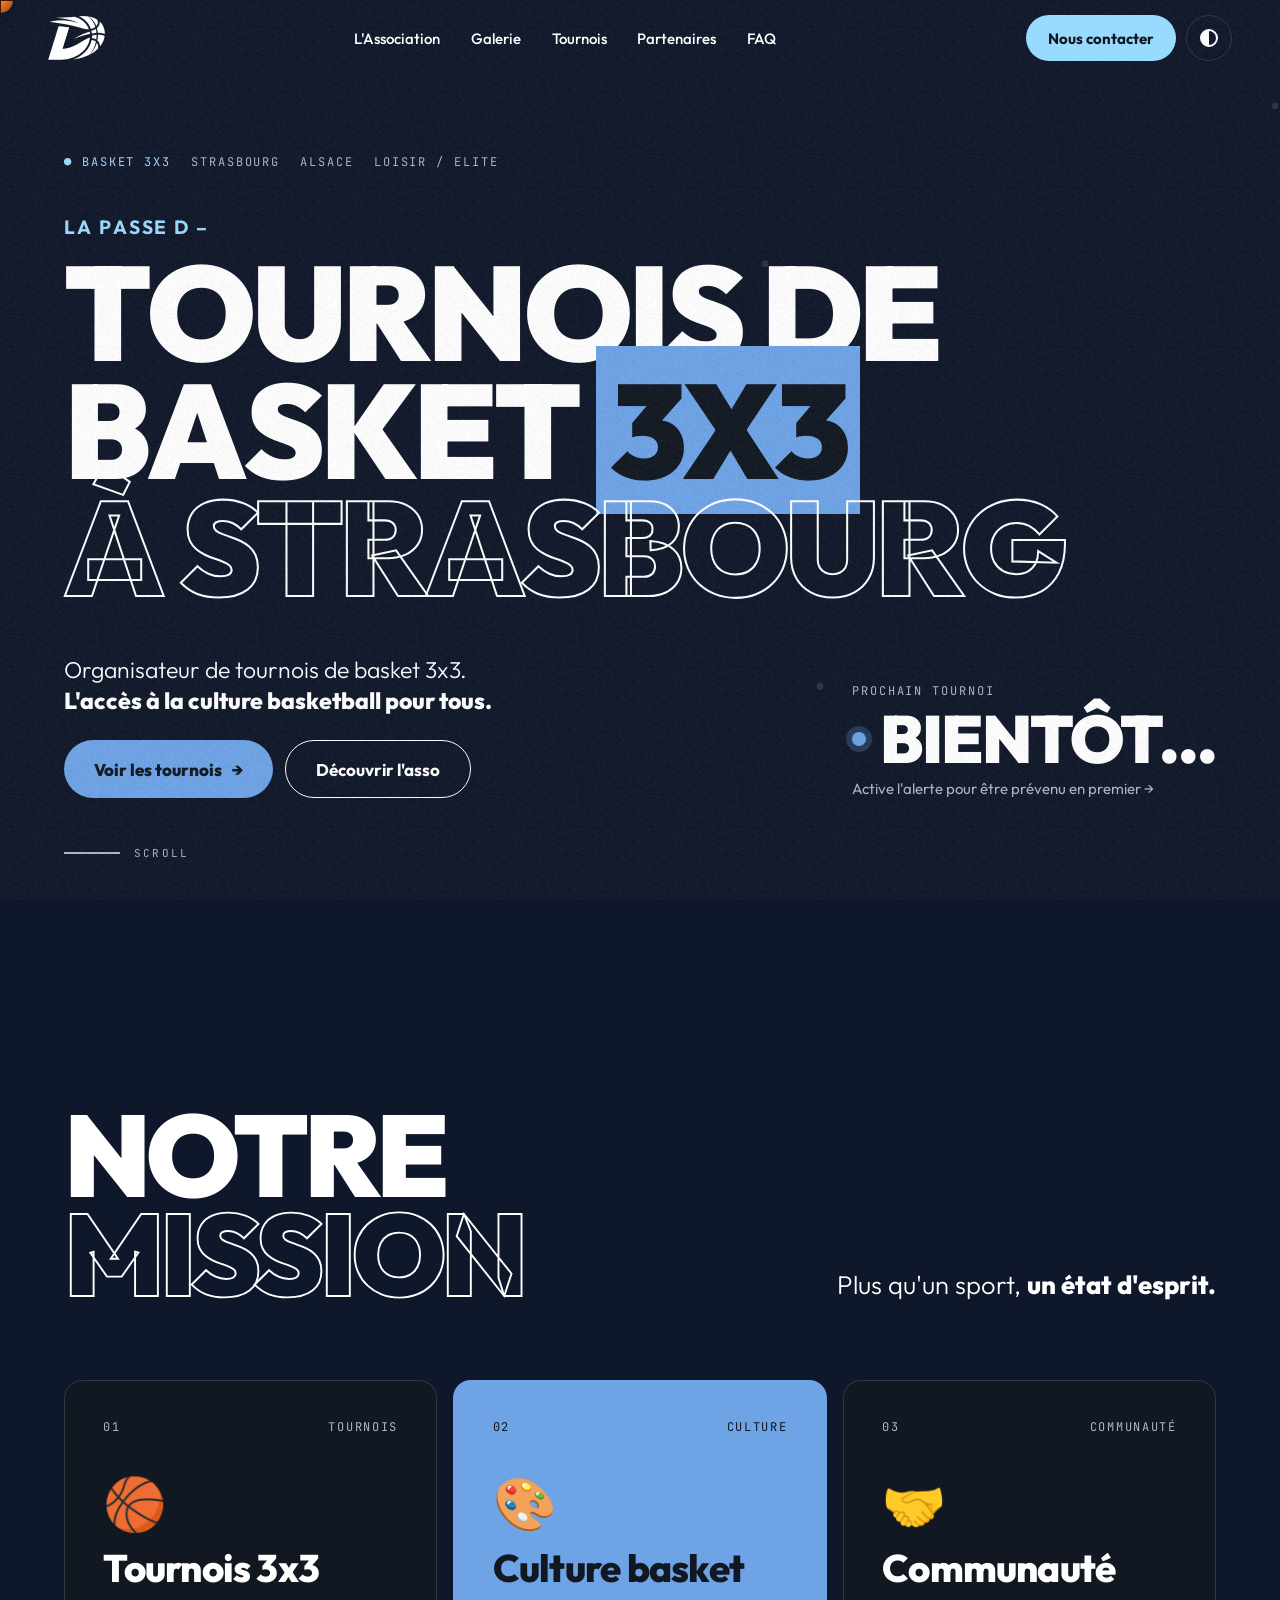
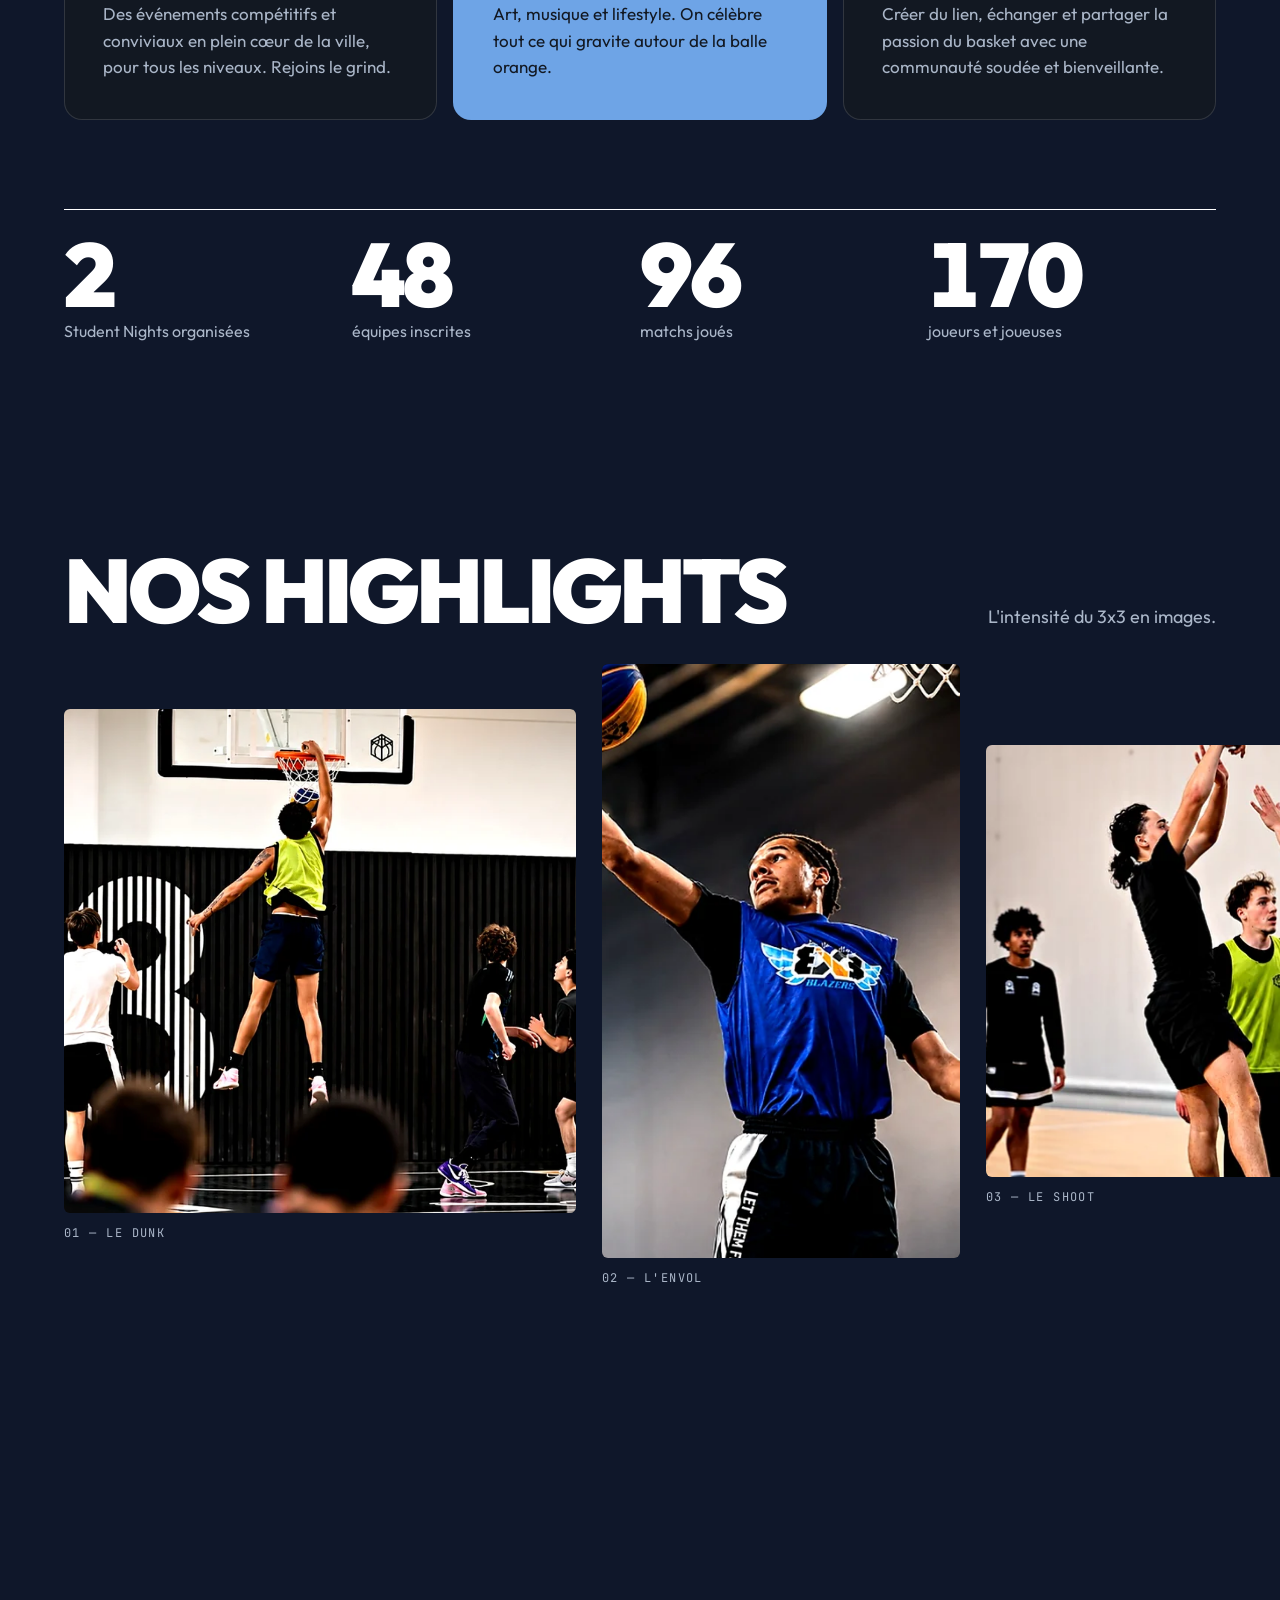
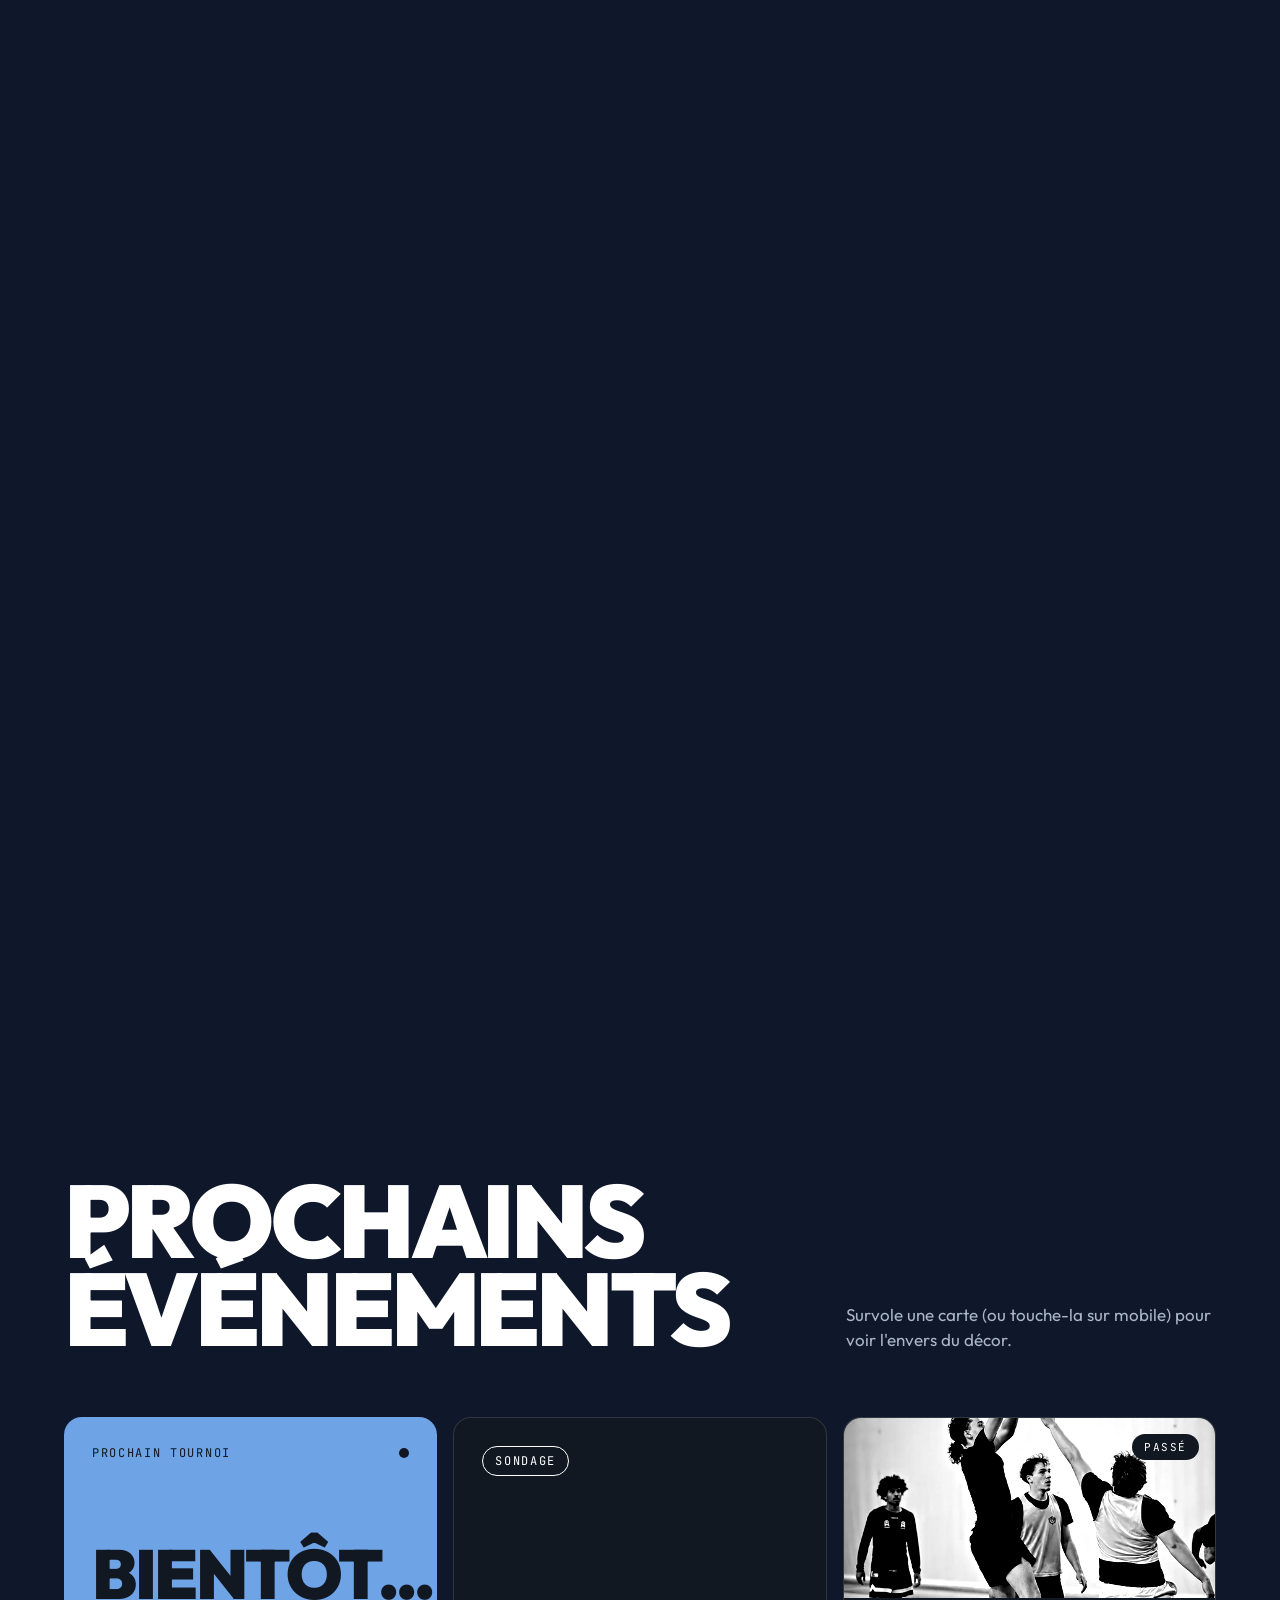
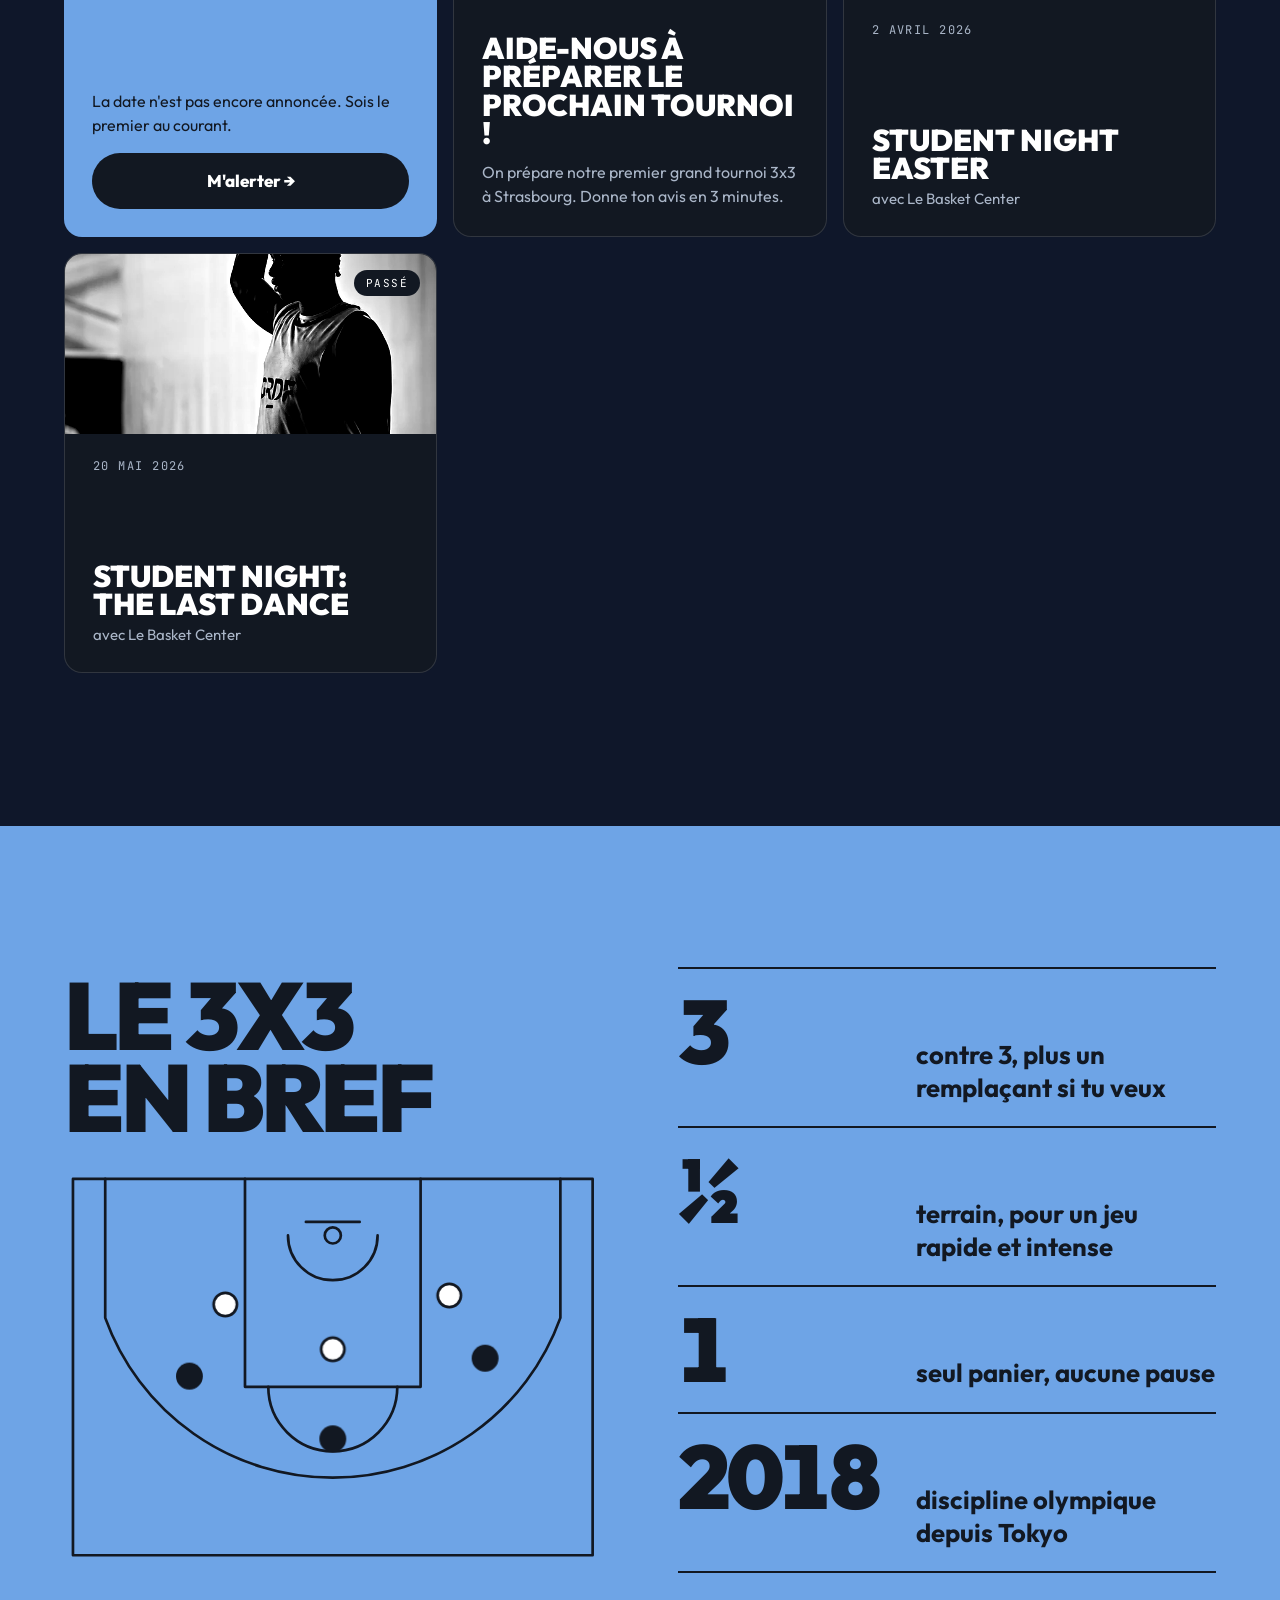
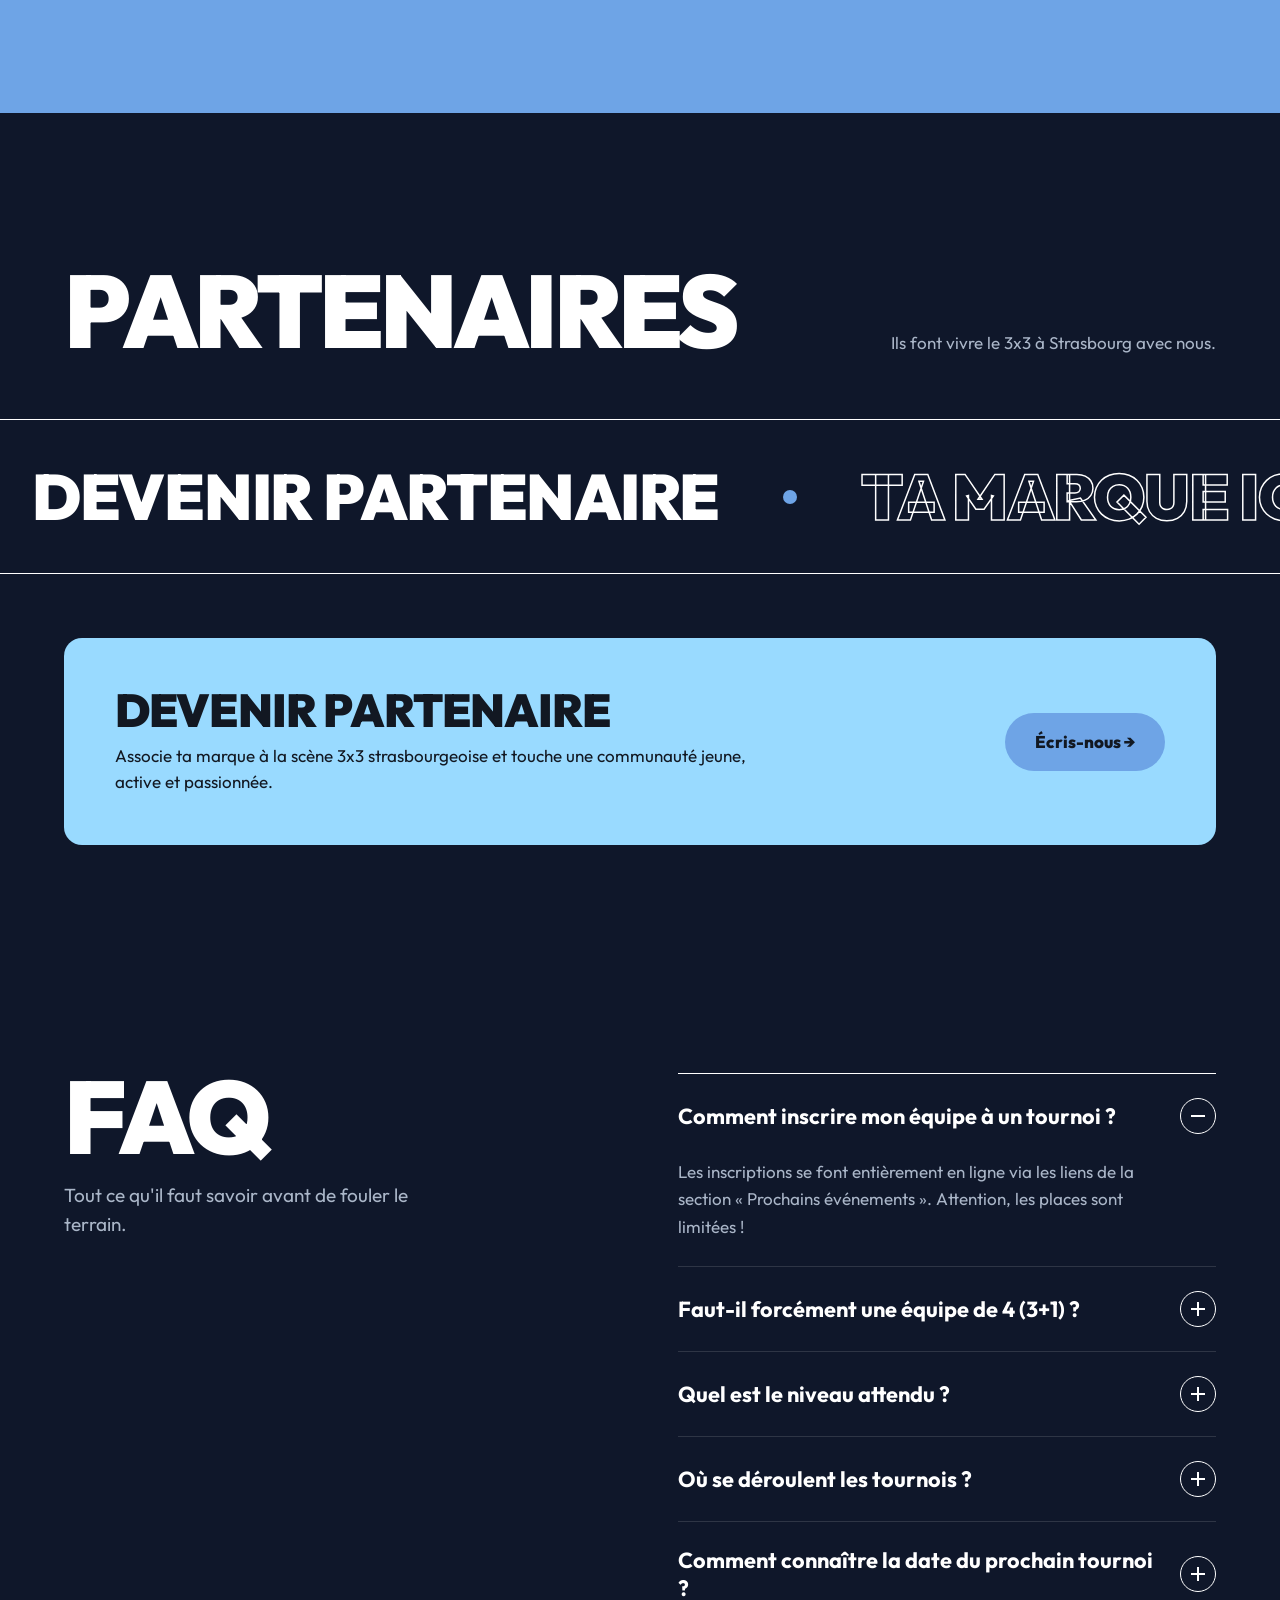
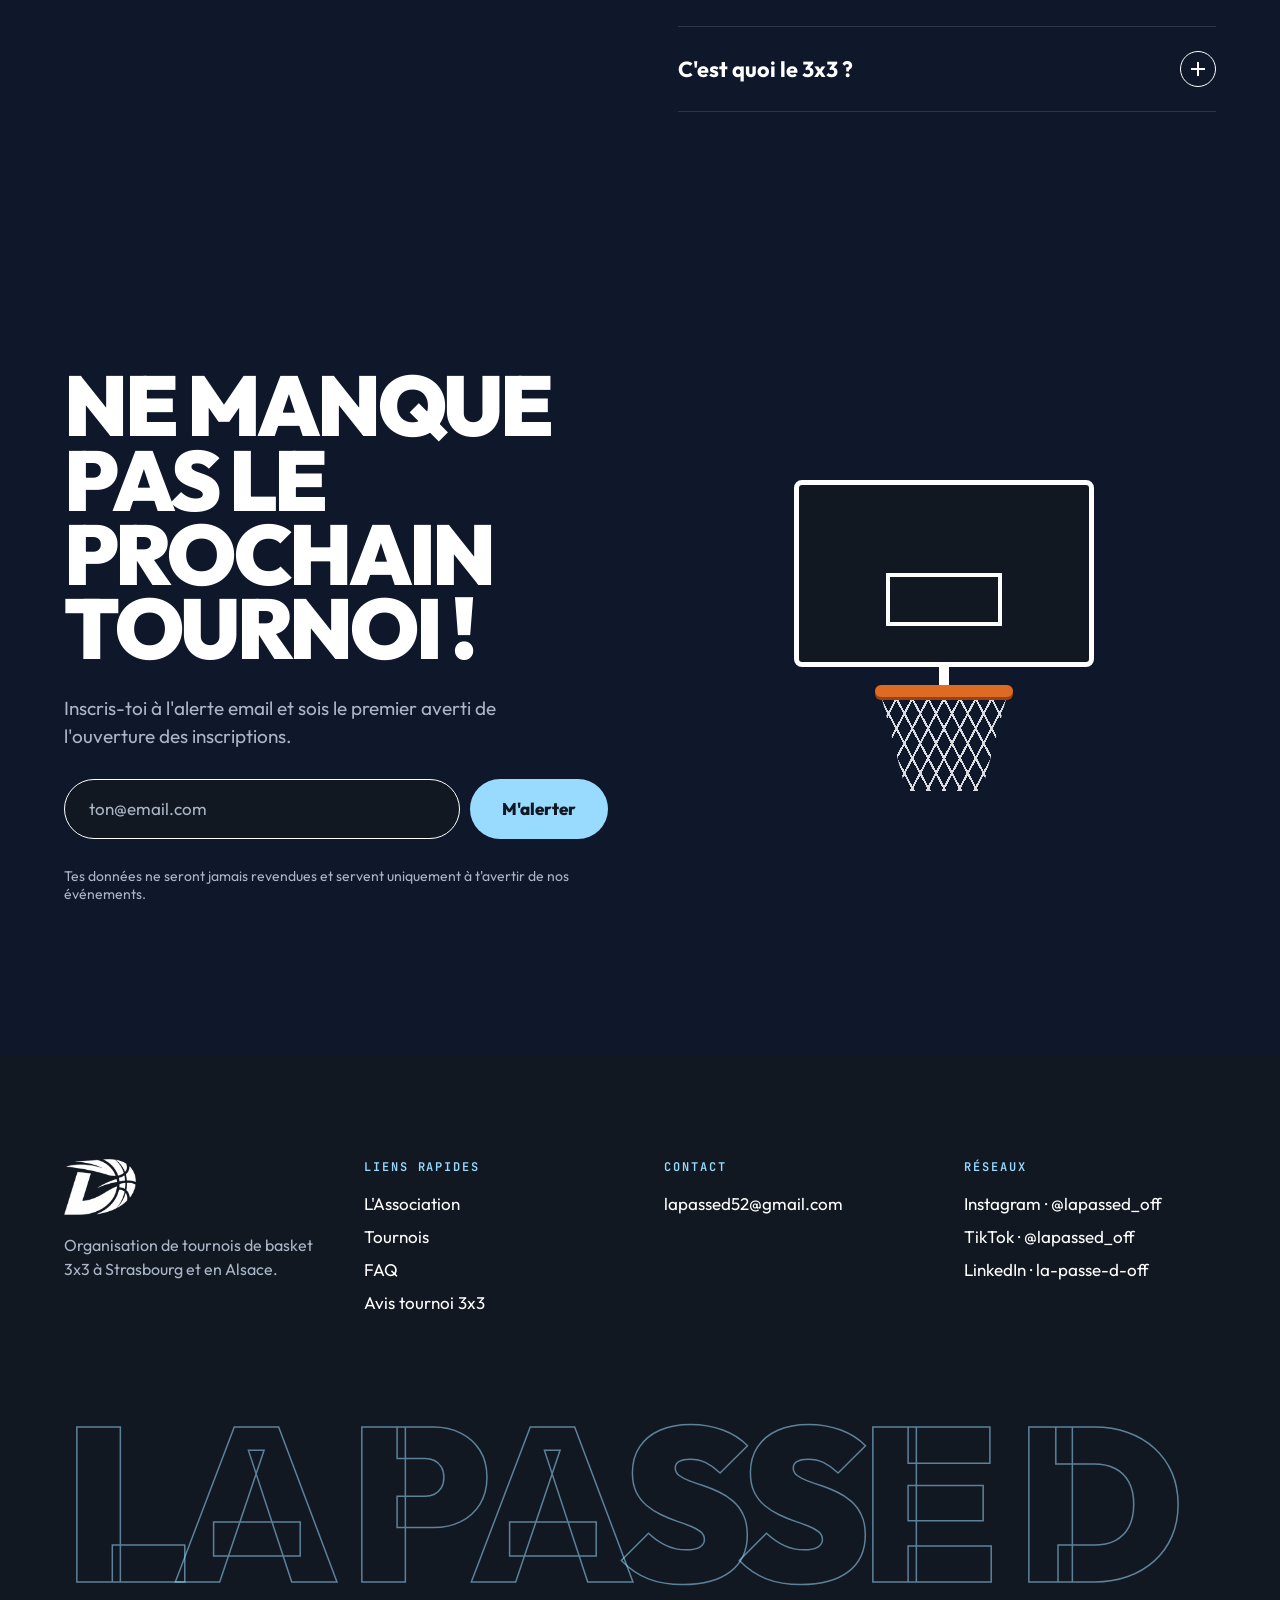
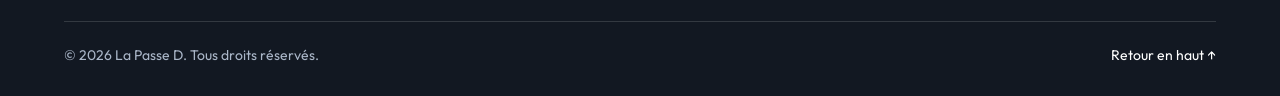
<file: index.html>
<!DOCTYPE html>
<html lang="fr" data-theme="dark">
<head>
<meta charset="utf-8">
<meta name="viewport" content="width=device-width, initial-scale=1">
<script>
  (function () {
    var d = document.documentElement, t = null;
    try { t = localStorage.getItem('lpd-theme'); } catch (e) {}
    d.dataset.theme = t === 'light' || t === 'dark' ? t : 'dark';
    if (window.matchMedia && matchMedia('(prefers-reduced-motion: reduce)').matches) d.classList.add('rm');
    d.classList.add('js');
  })();
</script>
<title>La Passe D – Tournois de basket 3x3 à Strasbourg et en Alsace</title>
<meta name="description" content="La Passe D organise des tournois de basket 3x3 à Strasbourg et en Alsace, ouverts à tous les niveaux (Loisir / Elite). L'accès à la culture basketball pour tous.">
<meta name="theme-color" content="#121822">
<link rel="canonical" href="https://lapassed.fr/">
<meta property="og:type" content="website">
<meta property="og:site_name" content="La Passe D">
<meta property="og:title" content="La Passe D – Tournois de basket 3x3 à Strasbourg et en Alsace">
<meta property="og:description" content="Tournois de basket 3x3 à Strasbourg, ouverts à tous les niveaux. Plus qu'un sport, un état d'esprit.">
<meta property="og:url" content="https://lapassed.fr/">
<meta property="og:image" content="https://lapassed.fr/assets/images/gallery-1.jpg">
<meta property="og:locale" content="fr_FR">
<meta name="twitter:card" content="summary_large_image">
<link rel="icon" type="image/png" href="assets/images/favicon.png">
<link rel="apple-touch-icon" href="assets/images/apple-touch-icon.png">
<link rel="preconnect" href="https://fonts.googleapis.com">
<link rel="preconnect" href="https://fonts.gstatic.com" crossorigin>
<link rel="preload" as="style" href="https://fonts.googleapis.com/css2?family=Outfit:wght@300;400;500;600;700;800;900&family=JetBrains+Mono:wght@400;600&display=swap">
<link rel="stylesheet" href="https://fonts.googleapis.com/css2?family=Outfit:wght@300;400;500;600;700;800;900&family=JetBrains+Mono:wght@400;600&display=swap">
<link rel="stylesheet" href="styles.css?v=202610111455">
<script type="application/ld+json">{"@context":"https://schema.org","@type":"SportsOrganization","name":"La Passe D","alternateName":"LaPasseD","url":"https://lapassed.fr/","logo":"https://lapassed.fr/assets/images/Logo%20v3.PNG","email":"lapassed52@gmail.com","sport":"Basketball 3x3","description":"Association organisatrice de tournois de basket 3x3 à Strasbourg et en Alsace, ouverts à tous les niveaux.","areaServed":[{"@type":"City","name":"Strasbourg"},{"@type":"AdministrativeArea","name":"Alsace"}],"sameAs":["https://www.instagram.com/lapassed_off","https://www.tiktok.com/@lapassed_off","https://www.linkedin.com/company/la-passe-d-off"]}</script>
<script type="application/ld+json">{"@context":"https://schema.org","@type":"FAQPage","mainEntity":[{"@type":"Question","name":"Comment inscrire mon équipe à un tournoi ?","acceptedAnswer":{"@type":"Answer","text":"Les inscriptions se font entièrement en ligne via les liens de la section « Prochains événements ». Attention, les places sont limitées !"}},{"@type":"Question","name":"Faut-il forcément une équipe de 4 (3+1) ?","acceptedAnswer":{"@type":"Answer","text":"Non, tu peux venir à 3. Mais en cas de blessure, ton équipe devra finir le tournoi à 2 ou déclarer forfait. Un remplaçant, c'est plus sûr."}},{"@type":"Question","name":"Quel est le niveau attendu ?","acceptedAnswer":{"@type":"Answer","text":"Tous les passionnés sont les bienvenus, du pur amateur au joueur confirmé. Nos tournois sont découpés en catégories Loisir et Elite pour que chaque match soit équilibré."}},{"@type":"Question","name":"Où se déroulent les tournois ?","acceptedAnswer":{"@type":"Answer","text":"À Strasbourg et en Alsace. Le lieu exact est indiqué sur chaque événement."}},{"@type":"Question","name":"Comment connaître la date du prochain tournoi ?","acceptedAnswer":{"@type":"Answer","text":"Active l'alerte email en bas de page et suis-nous sur Instagram et TikTok (@lapassed_off). Le compte à rebours apparaît en haut du site dès qu'une date est fixée."}},{"@type":"Question","name":"C'est quoi le 3x3 ?","acceptedAnswer":{"@type":"Answer","text":"Du basket à 3 contre 3 sur un demi-terrain, avec un seul panier. Rapide, intense et spectaculaire, c'est une discipline olympique depuis les Jeux de Tokyo en 2021."}}]}</script>
<script src="main.js?v=202610111455" defer></script>
</head>
<body>

<!-- Demi-terrain tracé à la craie (fond) -->
<svg class="bg-court" data-bgcourt aria-hidden="true" viewBox="0 0 600 440" preserveAspectRatio="xMidYMin meet" fill="none" stroke="var(--chalk)" stroke-width="2.6" stroke-linecap="round" stroke-linejoin="round">
  <path pathLength="1" d="M10 10 H590 V430 H10 Z"/>
  <path pathLength="1" d="M202 10 V242 H398 V10"/>
  <path pathLength="1" d="M228 242 A72 72 0 0 0 372 242"/>
  <path pathLength="1" d="M46 10 V165 A270 270 0 0 0 554 165 V10"/>
  <path pathLength="1" d="M250 73 A50 50 0 0 0 350 73"/>
  <path pathLength="1" d="M270 58 H330"/>
  <path pathLength="1" d="M291 73 a9 9 0 1 0 18 0 a9 9 0 1 0 -18 0"/>
</svg>

<!-- Ballon (fil rouge) -->
<div class="ball" data-ball aria-hidden="true">
  <div class="ball-intro" data-ball-intro>
    <div class="ball-body">
      <div class="ball-spin" data-ball-spin>
        <i class="seam seam-v"></i><i class="seam seam-h"></i><i class="seam seam-l"></i><i class="seam seam-r"></i>
      </div>
      <div class="ball-shade"></div>
    </div>
  </div>
</div>

<!-- Grain -->
<div class="grain" aria-hidden="true"></div>

<!-- Curseur ballon -->
<div class="cursor" data-cursor aria-hidden="true"><div class="cursor-in" data-cursor-in><i></i><i></i></div></div>

<header class="nav" data-nav>
  <div class="nav-in">
    <a href="#accueil" class="nav-logo" aria-label="La Passe D, retour en haut">
      <img class="logo-light" src="assets/images/logo.png" alt="La Passe D" width="176" height="176">
      <img class="logo-dark" src="assets/images/logo-blanc.png" alt="La Passe D" width="226" height="176">
    </a>
    <nav class="nav-links" aria-label="Navigation principale">
      <a href="#association">L'Association</a>
      <a href="#galerie">Galerie</a>
      <a href="#tournois">Tournois</a>
      <a href="#partenaires">Partenaires</a>
      <a href="#faq">FAQ</a>
    </nav>
    <div class="nav-actions">
      <a href="#contact" class="btn btn-strong nav-cta" data-magnetic>Nous contacter</a>
      <button type="button" class="icon-btn theme-btn" data-theme-toggle data-magnetic aria-label="Passer en mode clair"><span class="theme-ico"></span></button>
      <button type="button" class="icon-btn burger" data-menu-open aria-label="Ouvrir le menu" aria-expanded="false" aria-controls="menu"><span></span><span></span></button>
    </div>
  </div>
</header>

<div class="menu" id="menu" data-menu hidden>
  <div class="menu-top">
    <img src="assets/images/logo-blanc.png" alt="La Passe D" width="226" height="176">
    <button type="button" class="menu-close" data-menu-close aria-label="Fermer le menu">×</button>
  </div>
  <nav class="menu-links" aria-label="Navigation mobile">
    <a href="#association">L'Association</a>
    <a href="#galerie">Galerie</a>
    <a href="#tournois">Tournois</a>
    <a href="#partenaires">Partenaires</a>
    <a href="#faq">FAQ</a>
  </nav>
  <a href="#contact" class="menu-cta">Nous contacter</a>
</div>

<main>
  <!-- 1. Hero -->
  <section id="accueil" class="hero wrap">
    <div class="hero-inner" data-hero-inner>
      <div class="hero-tags mono" data-intro>
        <span class="accent">● Basket 3x3</span><span>Strasbourg</span><span>Alsace</span><span>Loisir / Elite</span>
      </div>
      <h1 class="hero-title" data-split>
        <span class="hero-kicker">La Passe D –</span>
        <span class="hero-l1">Tournois de basket <span class="hl">3x3</span></span>
        <span class="hero-l2 outline">à Strasbourg</span>
      </h1>
      <div class="hero-row">
        <div class="hero-lead" data-intro>
          <p>Organisateur de tournois de basket 3x3. <strong>L'accès à la culture basketball pour tous.</strong></p>
          <div class="btn-row">
            <a href="#tournois" class="btn btn-lg btn-blue" data-magnetic>Voir les tournois <span aria-hidden="true">→</span></a>
            <a href="#association" class="btn btn-lg btn-ghost" data-magnetic>Découvrir l'asso</a>
          </div>
        </div>
        <a href="#alerte" class="hero-next" data-next-soon data-intro>
          <span class="mono muted">Prochain tournoi</span>
          <span class="hero-soon"><span class="pulse"></span>Bientôt...</span>
          <span class="hero-soon-sub">Active l'alerte pour être prévenu en premier →</span>
        </a>
        <div class="hero-next" data-next-dated hidden>
          <div class="mono muted">Le prochain tournoi commence dans</div>
          <div class="countdown" data-countdown role="timer" aria-live="off"></div>
        </div>
      </div>
      <div class="hero-scroll mono" aria-hidden="true"><span></span>Scroll</div>
    </div>
  </section>

  <!-- 2. Mission -->
  <section id="association" class="mission wrap" data-sec="mission">
    <div class="sec-head">
      <h2 class="h2 h2-xl" data-reveal="up">Notre<br><span class="outline">mission</span></h2>
      <p class="sec-lead" data-reveal="up" data-delay="120">Plus qu'un sport, <strong>un état d'esprit.</strong></p>
    </div>
    <div class="pillars">
      <article class="pillar" data-reveal="up">
        <div class="pillar-top mono"><span>01</span><span>TOURNOIS</span></div>
        <div class="pillar-body">
          <span class="pillar-emoji" aria-hidden="true">🏀</span>
          <h3>Tournois 3x3</h3>
          <p>Des événements compétitifs et conviviaux en plein cœur de la ville, pour tous les niveaux. Rejoins le grind.</p>
        </div>
      </article>
      <article class="pillar pillar-blue" data-reveal="up" data-delay="120">
        <div class="pillar-top mono"><span>02</span><span>CULTURE</span></div>
        <div class="pillar-body">
          <span class="pillar-emoji" aria-hidden="true">🎨</span>
          <h3>Culture basket</h3>
          <p>Art, musique et lifestyle. On célèbre tout ce qui gravite autour de la balle orange.</p>
        </div>
      </article>
      <article class="pillar" data-reveal="up" data-delay="240">
        <div class="pillar-top mono"><span>03</span><span>COMMUNAUTÉ</span></div>
        <div class="pillar-body">
          <span class="pillar-emoji" aria-hidden="true">🤝</span>
          <h3>Communauté</h3>
          <p>Créer du lien, échanger et partager la passion du basket avec une communauté soudée et bienveillante.</p>
        </div>
      </article>
    </div>
    <!-- ⚠ Valeurs provisoires : remplacer par les vrais chiffres (texte + data-count) -->
    <div class="stats">
      <div class="stat" data-reveal="up"><span class="stat-n" data-count="2">2</span><span class="stat-l">Student Nights organisées</span></div>
      <div class="stat" data-reveal="up" data-delay="100"><span class="stat-n" data-count="48">48</span><span class="stat-l">équipes inscrites</span></div>
      <div class="stat" data-reveal="up" data-delay="200"><span class="stat-n" data-count="96">96</span><span class="stat-l">matchs joués</span></div>
      <div class="stat" data-reveal="up" data-delay="300"><span class="stat-n" data-count="170">170</span><span class="stat-l">joueurs et joueuses</span></div>
    </div>
  </section>

  <!-- 3. Highlights -->
  <section id="galerie" class="gallery" data-gallery>
    <div class="gallery-pin">
      <div class="gallery-head wrap">
        <h2 class="h2 h2-gal">Nos highlights</h2>
        <p>L'intensité du 3x3 en images.</p>
      </div>
      <div class="track" data-track>
        <figure class="shot">
          <div class="shot-frame s1" data-zoom data-reveal="mask">
            <picture>
              <source type="image/webp" srcset="assets/images/gallery-1-600.webp 600w, assets/images/gallery-1-1200.webp 1200w, assets/images/gallery-1-2048.webp 2048w" sizes="(max-width: 700px) 90vw, 55vw">
              <img src="assets/images/gallery-1-hd.jpg" alt="Dunk spectaculaire en plein match lors d'un tournoi de basket 3x3 La Passe D" loading="lazy" decoding="async" width="2048" height="1362">
            </picture>
          </div>
          <figcaption class="mono">01 — LE DUNK</figcaption>
        </figure>
        <figure class="shot">
          <div class="shot-frame s2" data-zoom data-reveal="mask">
            <picture>
              <source type="image/webp" srcset="assets/images/gallery-2-600.webp 600w, assets/images/gallery-2-1200.webp 1200w, assets/images/gallery-2-2048.webp 2048w" sizes="(max-width: 700px) 110vh, 100vh">
              <img src="assets/images/gallery-2-hd.jpg" alt="Joueur s'envolant vers le panier avec ballon en main" loading="lazy" decoding="async" width="2048" height="1362">
            </picture>
          </div>
          <figcaption class="mono">02 — L'ENVOL</figcaption>
        </figure>
        <figure class="shot">
          <div class="shot-frame s3" data-zoom data-reveal="mask">
            <picture>
              <source type="image/webp" srcset="assets/images/gallery-3-600.webp 600w, assets/images/gallery-3-1200.webp 1200w, assets/images/gallery-3-1362.webp 1362w" sizes="(max-width: 700px) 320px, 45vw">
              <img src="assets/images/gallery-3-hd.jpg" alt="Tir en suspension décisif au-dessus de la défense adverse" loading="lazy" decoding="async" width="1362" height="2048">
            </picture>
          </div>
          <figcaption class="mono">03 — LE SHOOT</figcaption>
        </figure>
        <figure class="shot">
          <div class="shot-frame s4" data-zoom data-reveal="mask">
            <picture>
              <source type="image/webp" srcset="assets/images/gallery-4-600.webp 600w, assets/images/gallery-4-1200.webp 1200w, assets/images/gallery-4-2048.webp 2048w" sizes="(max-width: 700px) 100vh, 95vh">
              <img src="assets/images/gallery-4-hd.jpg" alt="Célébration chaleureuse et sourires entre coéquipiers sur le terrain" loading="lazy" decoding="async" width="2048" height="1362">
            </picture>
          </div>
          <figcaption class="mono">04 — LA TEAM</figcaption>
        </figure>
        <figure class="shot">
          <div class="shot-frame s1" data-zoom data-reveal="mask">
            <picture>
              <source type="image/webp" srcset="assets/images/gallery-5-600.webp 600w, assets/images/gallery-5-1200.webp 1200w, assets/images/gallery-5-1362.webp 1362w" sizes="(max-width: 700px) 320px, 45vw">
              <img src="assets/images/gallery-5-hd.jpg" alt="Joueur de basket 3x3 posant avec le ballon de streetball" loading="lazy" decoding="async" width="1362" height="2048">
            </picture>
          </div>
          <figcaption class="mono">05 — STREETBALL</figcaption>
        </figure>
      </div>
    </div>
  </section>

  <!-- 4. Événements -->
  <section id="tournois" class="events wrap" data-sec="events">
    <div class="sec-head">
      <h2 class="h2 h2-lg" data-reveal="up">Prochains<br>événements</h2>
      <p class="sec-note" data-reveal="up" data-delay="120">Survole une carte (ou touche-la sur mobile) pour voir l'envers du décor.</p>
    </div>
    <div class="cards">
      <div class="card card-blue card-soon" data-reveal="up">
        <div class="card-row"><span class="mono">PROCHAIN TOURNOI</span><span class="dot"></span></div>
        <div class="card-soon-t">Bientôt...</div>
        <div class="card-stack">
          <p>La date n'est pas encore annoncée. Sois le premier au courant.</p>
          <a href="#alerte" class="btn btn-card btn-night" data-magnetic>M'alerter →</a>
        </div>
      </div>

      <div class="flip" data-reveal="up" data-delay="80" data-flip>
        <div class="flip-inner">
          <div class="face face-card">
            <span class="badge mono">SONDAGE</span>
            <div class="card-stack-m">
              <h3 class="card-h">Aide-nous à préparer le prochain tournoi !</h3>
              <p class="muted">On prépare notre premier grand tournoi 3x3 à Strasbourg. Donne ton avis en 3 minutes.</p>
            </div>
          </div>
          <div class="face face-back">
            <span class="mono back-label">3 MINUTES</span>
            <p class="back-p">Format, horaires, catégories, ambiance : <strong>ton avis construit l'événement idéal.</strong></p>
            <a href="https://forms.gle/GD2G6Wc5VQ66uXCr9" target="_blank" rel="noopener" class="btn btn-card btn-sky" data-magnetic>Donner mon avis →</a>
          </div>
        </div>
      </div>

      <div class="flip" data-reveal="up" data-delay="160" data-flip>
        <div class="flip-inner">
          <div class="face face-card face-media">
            <div class="media">
              <picture>
                <source type="image/webp" srcset="assets/images/gallery-3-600.webp 600w, assets/images/gallery-3-1200.webp 1200w, assets/images/gallery-3-1362.webp 1362w" sizes="(max-width: 700px) 100vw, 400px">
                <img src="assets/images/gallery-3-hd.jpg" alt="Student Night Easter, tournoi 3x3 au Basket Center" loading="lazy" decoding="async" width="1362" height="2048">
              </picture>
              <span class="past mono">PASSÉ</span>
            </div>
            <div class="media-body">
              <div class="mono muted">2 AVRIL 2026</div>
              <div class="card-stack-s"><h3 class="card-h">Student Night Easter</h3><div class="card-with muted">avec Le Basket Center</div></div>
            </div>
          </div>
          <div class="face face-back">
            <span class="mono back-label">STUDENT NIGHT · 02.04.26</span>
            <p class="back-p">Merci à toutes les équipes. <strong>Retrouve les meilleurs moments en images.</strong></p>
            <a href="#galerie" class="btn btn-card btn-outline-w">Voir la galerie</a>
          </div>
        </div>
      </div>

      <div class="flip" data-reveal="up" data-delay="240" data-flip>
        <div class="flip-inner">
          <div class="face face-card face-media">
            <div class="media">
              <picture>
                <source type="image/webp" srcset="assets/images/gallery-5-600.webp 600w, assets/images/gallery-5-1200.webp 1200w, assets/images/gallery-5-1362.webp 1362w" sizes="(max-width: 700px) 100vw, 400px">
                <img src="assets/images/gallery-5-hd.jpg" alt="Student Night: The Last Dance, tournoi 3x3 au Basket Center" loading="lazy" decoding="async" width="1362" height="2048">
              </picture>
              <span class="past mono">PASSÉ</span>
            </div>
            <div class="media-body">
              <div class="mono muted">20 MAI 2026</div>
              <div class="card-stack-s"><h3 class="card-h">Student Night: The Last Dance</h3><div class="card-with muted">avec Le Basket Center</div></div>
            </div>
          </div>
          <div class="face face-back">
            <span class="mono back-label">STUDENT NIGHT · 20.05.26</span>
            <p class="back-p">La dernière de la saison. <strong>Rendez-vous au prochain tip-off.</strong></p>
            <a href="#alerte" class="btn btn-card btn-outline-w">Être alerté</a>
          </div>
        </div>
      </div>
    </div>
  </section>

  <!-- 5. Le 3x3 en bref -->
  <section id="format" class="format">
    <div class="format-in wrap">
      <div class="format-left">
        <h2 class="h2 h2-fmt" data-reveal="up">Le 3x3<br>en bref</h2>
        <svg class="court" data-draw-on viewBox="0 0 600 440" role="img" aria-label="Schéma d'un demi-terrain de basket 3x3 avec deux équipes de trois joueurs" fill="none" stroke="#121822" stroke-width="3" stroke-linecap="round" stroke-linejoin="round">
          <path pathLength="1" d="M10 10 H590 V430 H10 Z"/>
          <path pathLength="1" d="M202 10 V242 H398 V10"/>
          <path pathLength="1" d="M228 242 A72 72 0 0 0 372 242"/>
          <path pathLength="1" d="M46 10 V165 A270 270 0 0 0 554 165 V10"/>
          <path pathLength="1" d="M250 73 A50 50 0 0 0 350 73"/>
          <path pathLength="1" d="M270 58 H330"/>
          <path pathLength="1" d="M291 73 a9 9 0 1 0 18 0 a9 9 0 1 0 -18 0"/>
          <circle data-pop cx="300" cy="300" r="15" fill="#121822" stroke="none"/>
          <circle data-pop cx="140" cy="230" r="15" fill="#121822" stroke="none"/>
          <circle data-pop cx="470" cy="210" r="15" fill="#121822" stroke="none"/>
          <circle data-pop cx="300" cy="200" r="13" fill="#FFFFFF"/>
          <circle data-pop cx="180" cy="150" r="13" fill="#FFFFFF"/>
          <circle data-pop cx="430" cy="140" r="13" fill="#FFFFFF"/>
        </svg>
      </div>
      <div class="facts">
        <div class="fact" data-reveal="up"><span class="fact-n" data-count="3">3</span><span class="fact-t">contre 3, plus un remplaçant si tu veux</span></div>
        <div class="fact" data-reveal="up" data-delay="100"><span class="fact-n">½</span><span class="fact-t">terrain, pour un jeu rapide et intense</span></div>
        <div class="fact" data-reveal="up" data-delay="200"><span class="fact-n" data-count="1">1</span><span class="fact-t">seul panier, aucune pause</span></div>
        <div class="fact" data-reveal="up" data-delay="300"><span class="fact-n" data-count="2021" data-from="1990">2021</span><span class="fact-t">discipline olympique depuis Tokyo</span></div>
      </div>
    </div>
  </section>

  <!-- 6. Partenaires -->
  <section id="partenaires" class="partners">
    <div class="sec-head wrap">
      <h2 class="h2 h2-lg" data-reveal="up">Partenaires</h2>
      <p class="sec-note" data-reveal="up" data-delay="120">Ils font vivre le 3x3 à Strasbourg avec nous.</p>
    </div>
    <!-- Remplacer par les vrais logos quand ils seront disponibles -->
    <div class="marquee">
      <div class="marquee-track" data-marquee>
        <div class="marquee-group">
          <span>Devenir partenaire</span><i></i><span class="outline-thin">Ta marque ici</span><i></i>
          <span>Devenir partenaire</span><i></i><span class="outline-thin">Ta marque ici</span><i></i>
        </div>
        <div class="marquee-group" aria-hidden="true">
          <span>Devenir partenaire</span><i></i><span class="outline-thin">Ta marque ici</span><i></i>
          <span>Devenir partenaire</span><i></i><span class="outline-thin">Ta marque ici</span><i></i>
        </div>
      </div>
    </div>
    <div class="wrap partner-cta-wrap">
      <div class="partner-cta" data-reveal="up">
        <div class="partner-cta-txt">
          <h3>Devenir partenaire</h3>
          <p>Associe ta marque à la scène 3x3 strasbourgeoise et touche une communauté jeune, active et passionnée.</p>
        </div>
        <a href="mailto:lapassed52@gmail.com?subject=Devenir%20partenaire%20de%20La%20Passe%20D" class="btn btn-lg btn-blue" data-magnetic>Écris-nous →</a>
      </div>
    </div>
  </section>

  <!-- 7. FAQ -->
  <section id="faq" class="faq wrap">
    <div class="faq-head">
      <h2 class="h2 h2-lg" data-reveal="up">FAQ</h2>
      <p data-reveal="up" data-delay="100">Tout ce qu'il faut savoir avant de fouler le terrain.</p>
    </div>
    <div class="faq-list" data-faq>
      <div class="faq-item is-open">
        <h3><button type="button" aria-expanded="true" aria-controls="faq-a1" id="faq-q1"><span>Comment inscrire mon équipe à un tournoi ?</span><span class="plus" aria-hidden="true"><i></i><i></i></span></button></h3>
        <div class="faq-a" id="faq-a1" role="region" aria-labelledby="faq-q1"><div><p>Les inscriptions se font entièrement en ligne via les liens de la section « Prochains événements ». Attention, les places sont limitées !</p></div></div>
      </div>
      <div class="faq-item">
        <h3><button type="button" aria-expanded="false" aria-controls="faq-a2" id="faq-q2"><span>Faut-il forcément une équipe de 4 (3+1) ?</span><span class="plus" aria-hidden="true"><i></i><i></i></span></button></h3>
        <div class="faq-a" id="faq-a2" role="region" aria-labelledby="faq-q2"><div><p>Non, tu peux venir à 3. Mais en cas de blessure, ton équipe devra finir le tournoi à 2 ou déclarer forfait. Un remplaçant, c'est plus sûr.</p></div></div>
      </div>
      <div class="faq-item">
        <h3><button type="button" aria-expanded="false" aria-controls="faq-a3" id="faq-q3"><span>Quel est le niveau attendu ?</span><span class="plus" aria-hidden="true"><i></i><i></i></span></button></h3>
        <div class="faq-a" id="faq-a3" role="region" aria-labelledby="faq-q3"><div><p>Tous les passionnés sont les bienvenus, du pur amateur au joueur confirmé. Nos tournois sont découpés en catégories Loisir et Elite pour que chaque match soit équilibré.</p></div></div>
      </div>
      <div class="faq-item">
        <h3><button type="button" aria-expanded="false" aria-controls="faq-a4" id="faq-q4"><span>Où se déroulent les tournois ?</span><span class="plus" aria-hidden="true"><i></i><i></i></span></button></h3>
        <div class="faq-a" id="faq-a4" role="region" aria-labelledby="faq-q4"><div><p>À Strasbourg et en Alsace. Le lieu exact est indiqué sur chaque événement.</p></div></div>
      </div>
      <div class="faq-item">
        <h3><button type="button" aria-expanded="false" aria-controls="faq-a5" id="faq-q5"><span>Comment connaître la date du prochain tournoi ?</span><span class="plus" aria-hidden="true"><i></i><i></i></span></button></h3>
        <div class="faq-a" id="faq-a5" role="region" aria-labelledby="faq-q5"><div><p>Active l'alerte email en bas de page et suis-nous sur Instagram et TikTok (@lapassed_off). Le compte à rebours apparaît en haut du site dès qu'une date est fixée.</p></div></div>
      </div>
      <div class="faq-item">
        <h3><button type="button" aria-expanded="false" aria-controls="faq-a6" id="faq-q6"><span>C'est quoi le 3x3 ?</span><span class="plus" aria-hidden="true"><i></i><i></i></span></button></h3>
        <div class="faq-a" id="faq-a6" role="region" aria-labelledby="faq-q6"><div><p>Du basket à 3 contre 3 sur un demi-terrain, avec un seul panier. Rapide, intense et spectaculaire, c'est une discipline olympique depuis les Jeux de Tokyo en 2021.</p></div></div>
      </div>
    </div>
  </section>

  <!-- 8. Alerte email -->
  <section id="alerte" class="alert wrap">
    <div class="alert-txt">
      <h2 class="h2 h2-alert" data-reveal="up">Ne manque pas le prochain tournoi !</h2>
      <p class="alert-lead" data-reveal="up" data-delay="100">Inscris-toi à l'alerte email et sois le premier averti de l'ouverture des inscriptions.</p>
      <form class="alert-form" data-alert-form data-reveal="up" data-delay="200" novalidate>
        <label for="lpd-email" class="sr-only">Ton adresse email</label>
        <input id="lpd-email" name="email" type="email" required autocomplete="email" placeholder="ton@email.com">
        <button type="submit" class="btn btn-strong btn-submit" data-magnetic>M'alerter</button>
      </form>
      <div class="alert-ok" data-alert-ok role="status" hidden><span></span>C'est noté ! Tu seras le premier averti.</div>
      <p class="alert-error" data-alert-error role="alert" hidden></p>
      <p class="alert-legal">Tes données ne seront jamais revendues et servent uniquement à t'avertir de nos événements.</p>
    </div>
    <!-- Panier décoratif : aucun transform/opacity animé sur ses ancêtres -->
    <div class="hoop-wrap" aria-hidden="true">
      <div class="hoop">
        <div class="board"><div class="board-sq"></div></div>
        <div class="hoop-arm"></div>
        <div class="rim" data-rim></div>
        <div class="net" data-net></div>
        <div class="swish" data-swish>Swish.</div>
      </div>
    </div>
  </section>
</main>

<!-- 9. Footer -->
<footer id="contact" class="footer">
  <div class="wrap footer-in">
    <div class="footer-grid">
      <div class="footer-brand">
        <img src="assets/images/logo-blanc.png" alt="La Passe D" loading="lazy" width="226" height="176">
        <p>Organisation de tournois de basket 3x3 à Strasbourg et en Alsace.</p>
      </div>
      <nav class="footer-col" aria-label="Liens rapides">
        <h4 class="mono">LIENS RAPIDES</h4>
        <a href="#association">L'Association</a>
        <a href="#tournois">Tournois</a>
        <a href="#faq">FAQ</a>
        <a href="https://forms.gle/GD2G6Wc5VQ66uXCr9" target="_blank" rel="noopener">Avis tournoi 3x3</a>
      </nav>
      <div class="footer-col">
        <h4 class="mono">CONTACT</h4>
        <a href="mailto:lapassed52@gmail.com">lapassed52@gmail.com</a>
      </div>
      <div class="footer-col">
        <h4 class="mono">RÉSEAUX</h4>
        <a href="https://www.instagram.com/lapassed_off" target="_blank" rel="noopener">Instagram · @lapassed_off</a>
        <a href="https://www.tiktok.com/@lapassed_off" target="_blank" rel="noopener">TikTok · @lapassed_off</a>
        <a href="https://www.linkedin.com/company/la-passe-d-off" target="_blank" rel="noopener">LinkedIn · la-passe-d-off</a>
      </div>
    </div>
    <div class="wordmark" aria-hidden="true" data-reveal="up">La Passe D</div>
    <div class="footer-bottom">
      <span>© 2026 La Passe D. Tous droits réservés.</span>
      <a href="#accueil">Retour en haut ↑</a>
    </div>
  </div>
</footer>

</body>
</html>
</file>
<file: styles.css>
/* ============ Tokens ============ */
:root {
  --bg: #FFFFFF; --bg2: #F2F5F9; --ink: #121822; --ink2: #465266;
  --line: rgba(18,24,34,.13); --chalk: rgba(18,24,34,.11); --card: #FFFFFF;
  --accentText: #2C68B0; --navbg: rgba(255,255,255,.84);
  --tile: #121822; --tileInk: #FFFFFF; --strong: #121822; --onStrong: #FFFFFF;
  --night: #121822; --blue: #6EA4E6; --sky: #99DAFF;
  --ease: cubic-bezier(.2,.8,.2,1);
  --gutter: clamp(20px,5vw,64px);
  --mono: 'JetBrains Mono', ui-monospace, monospace;
}
html[data-theme="dark"] {
  --bg: #0F172A; --bg2: #121822; --ink: #FFFFFF; --ink2: #AAB6C8;
  --line: rgba(255,255,255,.13); --chalk: rgba(255,255,255,.12); --card: #121822;
  --accentText: #99DAFF; --navbg: rgba(15,23,42,.82);
  --tile: #1C2536; --tileInk: #99DAFF; --strong: #99DAFF; --onStrong: #121822;
}

/* ============ Base ============ */
*, *::before, *::after { box-sizing: border-box; }
[hidden] { display: none !important; }
html { scroll-behavior: smooth; scroll-padding-top: 76px; -webkit-text-size-adjust: 100%; }
body {
  margin: 0; background: var(--bg); color: var(--ink);
  font-family: Outfit, system-ui, sans-serif; -webkit-font-smoothing: antialiased;
  overflow-x: hidden; transition: background-color .4s, color .4s;
}
img { max-width: 100%; }
a { color: var(--accentText); text-decoration: none; }
a:hover { color: var(--ink); }
::selection { background: var(--sky); color: var(--night); }
:focus-visible { outline: 2px solid var(--blue); outline-offset: 3px; }
html.lpd-cursor, html.lpd-cursor * { cursor: none !important; }
html.lpd-cursor input { cursor: text !important; }
.sr-only { position: absolute; width: 1px; height: 1px; overflow: hidden; clip: rect(0 0 0 0); white-space: nowrap; }
.wrap { max-width: 1440px; margin: 0 auto; padding-inline: var(--gutter); }
.mono { font-family: var(--mono); font-size: 12px; letter-spacing: .14em; text-transform: uppercase; }
.muted { color: var(--ink2); }
.accent { color: var(--accentText); }
.outline { color: transparent; -webkit-text-stroke: clamp(1.2px,.15vw,2.2px) var(--ink); }
.outline-thin { color: transparent; -webkit-text-stroke: 1.5px var(--ink); }

/* ============ Boutons ============ */
.btn {
  position: relative; overflow: hidden; display: inline-flex; align-items: center; justify-content: center; gap: 10px;
  border-radius: 999px; border: none; font-family: inherit; font-weight: 800; font-size: 17px; cursor: pointer;
  transition: transform .35s var(--ease); white-space: nowrap;
}
.btn-lg { height: 58px; padding: 0 30px; }
.btn-card { height: 56px; width: 100%; }
.btn-blue, .btn-blue:hover { background: var(--blue); color: var(--night); }
.btn-ghost, .btn-ghost:hover { border: 1.5px solid var(--ink); color: var(--ink); font-weight: 700; }
.btn-strong, .btn-strong:hover { background: var(--strong); color: var(--onStrong); }
.btn-night, .btn-night:hover { background: var(--night); color: #fff; }
.btn-sky, .btn-sky:hover { background: var(--sky); color: var(--night); }
.btn-outline-w, .btn-outline-w:hover { border: 1.5px solid rgba(255,255,255,.5); color: #fff; font-weight: 700; }
.btn-row { display: flex; flex-wrap: wrap; gap: 12px; }
.ripple { position: absolute; border-radius: 50%; background: currentColor; opacity: .25; pointer-events: none; }

/* ============ Calques fixes ============ */
.bg-court {
  position: fixed; left: 50%; top: 9vh; width: min(150vw,1500px); height: auto;
  transform: translateX(-50%); z-index: -2; pointer-events: none; overflow: visible;
}
.bg-court path { stroke-dasharray: 1; stroke-dashoffset: 1; }
.rm .bg-court path { stroke-dashoffset: 0; }

/* ballon dessiné en 600px puis réduit : jamais d'agrandissement coûteux ni flou */
.ball {
  position: fixed; left: 0; top: 0; width: 600px; height: 600px; z-index: -1;
  pointer-events: none; will-change: transform, opacity; transform: translate3d(-1000px,-1000px,0);
  contain: layout paint style;
}
.ball-intro { width: 100%; height: 100%; }
/* grand ballon pré-dessiné (écrans tactiles) : seule son opacité change, jamais sa taille */
.ball-big { position: fixed; left: 50%; top: 50%; z-index: -1; pointer-events: none; opacity: 0; will-change: opacity; }
.ball-body {
  position: relative; width: 100%; height: 100%; border-radius: 50%;
  background: radial-gradient(circle at 38% 34%, #F2A15C 0%, #DE6A24 48%, #9E410E 100%);
}
/* coutures sur leur propre calque, rogné en cercle : la rotation est faite par le GPU, sans repeindre */
.ball-spin { position: absolute; inset: 0; border-radius: 50%; overflow: hidden; will-change: transform; }
.seam { position: absolute; display: block; }
.seam-v { left: 50%; top: -2%; bottom: -2%; width: var(--sw, 9px); transform: translateX(-50%); background: #3B1806; }
.seam-h { top: 50%; left: -2%; right: -2%; height: var(--sw, 9px); transform: translateY(-50%); background: #3B1806; }
.seam-l, .seam-r { top: -12%; bottom: -12%; border: var(--sw, 9px) solid #3B1806; border-radius: 50%; }
.seam-l { left: -46%; right: 58%; }
.seam-r { left: 58%; right: -46%; }
.ball-shade {
  position: absolute; inset: 0; border-radius: 50%;
  background: radial-gradient(circle at 32% 26%, rgba(255,236,214,.38) 0%, rgba(255,236,214,0) 34%),
              radial-gradient(circle at 70% 78%, rgba(40,12,0,.5) 0%, rgba(40,12,0,0) 55%);
}

.grain { position: fixed; inset: 0; z-index: 50; pointer-events: none; opacity: .04; background: url(assets/images/grain.png) repeat; background-size: 160px; }

.cursor {
  position: fixed; left: 0; top: 0; width: 26px; height: 26px; margin: -13px 0 0 -13px;
  z-index: 100; pointer-events: none; display: none; will-change: transform;
}
.cursor-in {
  width: 100%; height: 100%; border-radius: 50%; overflow: hidden; position: relative;
  background: radial-gradient(circle at 38% 34%, #F2A15C, #DE6A24 50%, #9E410E);
  box-shadow: 0 2px 8px rgba(0,0,0,.25); transition: transform .25s var(--ease);
}
.cursor-in i { position: absolute; background: #3B1806; }
.cursor-in i:first-child { left: 50%; top: 0; bottom: 0; width: 1.5px; margin-left: -.75px; }
.cursor-in i:last-child { top: 50%; left: 0; right: 0; height: 1.5px; margin-top: -.75px; }

/* ============ Nav ============ */
.nav { position: fixed; top: 0; left: 0; right: 0; z-index: 60; transition: background-color .35s, box-shadow .35s, backdrop-filter .35s; }
.nav.is-solid { background-color: var(--navbg); box-shadow: 0 1px 0 var(--line); }
@media (hover: hover) and (pointer: fine) {
  .nav.is-solid { -webkit-backdrop-filter: blur(14px); backdrop-filter: blur(14px); }
}
@media not ((hover: hover) and (pointer: fine)) {
  .grain { display: none; }
  .bg-court path { transition: stroke-dashoffset .7s cubic-bezier(.2,.8,.2,1); }
  :root { --navbg: rgba(255,255,255,.96); }
  html[data-theme="dark"] { --navbg: rgba(15,23,42,.96); }
}
.nav-in { max-width: 1440px; margin: 0 auto; padding: 14px clamp(16px,4vw,48px); display: flex; align-items: center; justify-content: space-between; gap: 20px; }
.nav-logo { display: flex; align-items: center; height: 48px; }
.nav-logo img { height: 44px; width: auto; }
.logo-dark { display: none; }
html[data-theme="dark"] .logo-light { display: none; }
html[data-theme="dark"] .logo-dark { display: block; }
.nav-links { display: flex; gap: clamp(18px,2.4vw,36px); font-size: 15px; font-weight: 500; }
.nav-links a { color: var(--ink); }
.nav-links a:hover { color: var(--accentText); }
.nav-actions { display: flex; align-items: center; gap: 10px; }
.nav-cta { height: 46px; padding: 0 22px; font-weight: 700; font-size: 15px; }
.icon-btn { position: relative; overflow: hidden; width: 46px; height: 46px; border-radius: 50%; padding: 0; display: flex; align-items: center; justify-content: center; cursor: pointer; transition: transform .35s var(--ease); }
.theme-btn { border: 1.5px solid var(--line); background: transparent; color: var(--ink); }
.theme-ico { width: 18px; height: 18px; border-radius: 50%; border: 2px solid var(--ink); background: linear-gradient(90deg, var(--ink) 50%, transparent 50%); }
.burger { border: none; background: var(--strong); flex-direction: column; gap: 5px; display: none; }
.burger span { width: 18px; height: 2px; background: var(--onStrong); }
@media (max-width: 899.98px) {
  .nav-links, .nav-cta { display: none; }
  .burger { display: flex; }
}

.menu { position: fixed; inset: 0; z-index: 70; background: var(--night); color: #fff; display: flex; flex-direction: column; padding: 24px 24px 40px; overflow-y: auto; }
.menu-top { display: flex; justify-content: space-between; align-items: center; height: 48px; }
.menu-top img { height: 44px; width: auto; }
.menu-close { width: 46px; height: 46px; border-radius: 50%; border: 1.5px solid rgba(255,255,255,.3); background: transparent; color: #fff; font-size: 22px; font-family: inherit; cursor: pointer; }
.menu-links { display: flex; flex-direction: column; gap: 6px; margin-top: 48px; font-size: 42px; font-weight: 800; text-transform: uppercase; letter-spacing: -.02em; }
.menu-links a, .menu-links a:hover { color: #fff; }
.menu-cta, .menu-cta:hover { margin-top: auto; height: 58px; flex: none; border-radius: 999px; background: var(--sky); color: var(--night); font-weight: 800; font-size: 17px; display: flex; align-items: center; justify-content: center; }
body.menu-open { overflow: hidden; }

/* ============ Titres ============ */
.h2 { margin: 0; font-weight: 900; text-transform: uppercase; letter-spacing: -.04em; line-height: .86; }
.h2-xl { font-size: clamp(52px,9vw,148px); }
.h2-lg { font-size: clamp(48px,8vw,128px); }
.h2-gal { font-size: clamp(44px,7vw,112px); }
.h2-fmt { font-size: clamp(48px,7.4vw,120px); }
.h2-alert { font-size: clamp(44px,6.6vw,104px); line-height: .88; text-wrap: balance; }
.sec-head { display: flex; flex-wrap: wrap; justify-content: space-between; align-items: flex-end; gap: 24px 48px; }
.sec-lead { margin: 0; max-width: 380px; font-size: clamp(20px,2vw,26px); font-weight: 300; line-height: 1.35; }
.sec-lead strong { font-weight: 800; }
.sec-note { margin: 0; max-width: 370px; font-size: 17px; line-height: 1.5; color: var(--ink2); }

/* ============ 1. Hero ============ */
.hero { position: relative; min-height: 100vh; min-height: 100svh; display: flex; flex-direction: column; justify-content: flex-end; padding-top: 120px; padding-bottom: 40px; }
.hero-inner { position: relative; display: flex; flex-direction: column; gap: clamp(28px,4vw,48px); will-change: transform, opacity; }
.hero-tags { display: flex; flex-wrap: wrap; gap: 8px 20px; letter-spacing: .16em; color: var(--ink2); }
.hero-title { margin: 0; font-weight: 900; text-transform: uppercase; line-height: .88; letter-spacing: -.035em; font-size: clamp(44px,10.4vw,172px); max-width: 13ch; text-wrap: balance; }
.hero-kicker { display: block; font-size: clamp(15px,1.5vw,22px); font-weight: 700; letter-spacing: .1em; line-height: 1; color: var(--accentText); margin-bottom: .9em; }
.hero-l1 { display: block; }
.hl { background: var(--blue); color: var(--night); padding: 0 .1em; -webkit-box-decoration-break: clone; box-decoration-break: clone; }
.hero-l2 { display: block; -webkit-text-stroke: clamp(1.2px,.16vw,2.4px) var(--ink); }
.hero-row { display: flex; flex-wrap: wrap; justify-content: space-between; align-items: flex-end; gap: 32px 48px; }
.hero-lead { display: flex; flex-direction: column; gap: 24px; max-width: 460px; }
.hero-lead p { margin: 0; font-size: clamp(19px,1.8vw,24px); font-weight: 300; line-height: 1.35; text-wrap: pretty; }
.hero-lead strong { font-weight: 800; }
.hero-next { display: flex; flex-direction: column; gap: 14px; color: var(--ink); }
a.hero-next { gap: 10px; }
.hero-next .mono { letter-spacing: .16em; }
.hero-soon { display: flex; align-items: center; gap: 14px; font-size: clamp(40px,5.2vw,76px); font-weight: 900; text-transform: uppercase; letter-spacing: -.03em; line-height: .9; }
.pulse { width: 14px; height: 14px; border-radius: 50%; background: var(--blue); flex: none; box-shadow: 0 0 0 6px rgba(110,164,230,.25); }
.hero-soon-sub { font-size: 15px; color: var(--ink2); }
.hero-scroll { display: flex; align-items: center; gap: 14px; font-size: 11px; letter-spacing: .2em; color: var(--ink2); }
.hero-scroll span { width: 56px; height: 1.5px; background: var(--ink2); }

.countdown { display: flex; gap: clamp(8px,1.4vw,16px); }
.cd-unit { display: flex; flex-direction: column; align-items: center; gap: 8px; }
.cd-digits { display: flex; gap: 3px; perspective: 500px; }
.cd-tile {
  position: relative; width: clamp(30px,4vw,50px); height: clamp(46px,5.8vw,72px);
  background: var(--tile); color: var(--tileInk); border-radius: 6px;
  display: flex; align-items: center; justify-content: center;
  font-size: clamp(28px,3.8vw,48px); font-weight: 800; font-variant-numeric: tabular-nums; transform-origin: 50% 0;
}
.cd-tile::after { content: ""; position: absolute; left: 0; right: 0; top: 50%; height: 1px; background: rgba(255,255,255,.16); }
.cd-label { font-family: var(--mono); font-size: 11px; letter-spacing: .14em; text-transform: uppercase; color: var(--ink2); }

/* ============ 2. Mission ============ */
.mission { position: relative; padding-top: clamp(120px,16vw,220px); padding-bottom: clamp(80px,10vw,140px); }
.pillars { display: grid; grid-template-columns: repeat(auto-fit, minmax(min(100%,300px),1fr)); gap: 16px; margin-top: clamp(48px,6vw,80px); }
.pillar {
  background: var(--card); border: 1px solid var(--line); border-radius: 18px; padding: clamp(26px,3vw,40px);
  min-height: 340px; display: flex; flex-direction: column; justify-content: space-between; gap: 40px;
}
.pillar-top { display: flex; justify-content: space-between; color: var(--ink2); }
.pillar-body { display: flex; flex-direction: column; gap: 14px; }
.pillar-emoji { font-size: clamp(40px,4vw,56px); line-height: 1; margin-bottom: 6px; }
.pillar h3 { margin: 0; font-size: clamp(30px,3vw,40px); font-weight: 800; line-height: 1; letter-spacing: -.02em; }
.pillar p { margin: 0; font-size: 17px; line-height: 1.55; color: var(--ink2); }
.pillar-blue { background: var(--blue); color: var(--night); border-color: transparent; }
.pillar-blue .pillar-top, .pillar-blue p { color: var(--night); }
.stats { display: grid; grid-template-columns: repeat(auto-fit, minmax(min(100%,220px),1fr)); margin-top: clamp(56px,7vw,96px); border-top: 1.5px solid var(--ink); }
.stat { padding: 24px 0 0; display: flex; flex-direction: column; gap: 6px; }
.stat-n { font-size: clamp(64px,7vw,104px); font-weight: 900; line-height: .9; letter-spacing: -.03em; font-variant-numeric: tabular-nums; }
.stat-l { font-size: 16px; color: var(--ink2); }

/* ============ 3. Galerie ============ */
.gallery { position: relative; }
.gallery-pin { position: sticky; top: 0; height: 100vh; height: 100svh; overflow: hidden; display: flex; flex-direction: column; justify-content: center; gap: clamp(24px,4vh,48px); }
.gallery-head { width: 100%; display: flex; flex-wrap: wrap; justify-content: space-between; align-items: flex-end; gap: 12px 40px; }
.gallery-head p { margin: 0; font-size: 18px; color: var(--ink2); }
.track { display: flex; align-items: center; gap: clamp(14px,2vw,28px); width: max-content; padding: 0 var(--gutter); will-change: transform; }
.shot { margin: 0; display: flex; flex-direction: column; gap: 12px; flex: none; }
.shot figcaption { letter-spacing: .12em; color: var(--ink2); }
.shot-frame { overflow: hidden; border-radius: 6px; background: var(--bg2); will-change: transform; }
.shot-frame.s1 { width: clamp(260px,40vw,600px); height: clamp(300px,56vh,600px); }
.shot-frame.s2 { width: clamp(220px,28vw,420px); height: clamp(340px,66vh,680px); }
.shot-frame.s3 { width: clamp(260px,40vw,600px); height: clamp(280px,48vh,520px); }
.shot-frame.s4 { width: clamp(240px,32vw,480px); height: clamp(320px,60vh,620px); }
.shot-frame picture { display: block; width: 100%; height: 100%; }
.shot-frame img { width: 100%; height: 100%; object-fit: cover; display: block; transform: scale(1.18); }
/* reduced motion : scroll horizontal natif */
.rm .gallery-pin { position: relative; height: auto; padding: 80px 0; }
.rm .track { width: auto; overflow-x: auto; scroll-snap-type: x mandatory; }
.rm .shot { scroll-snap-align: start; }
.rm .shot-frame, .rm .shot-frame img { transform: none; will-change: auto; }

/* ============ 4. Événements ============ */
.events { position: relative; padding-top: clamp(100px,12vw,180px); padding-bottom: clamp(100px,12vw,180px); }
.cards { display: grid; grid-template-columns: repeat(auto-fill, minmax(min(100%,290px),1fr)); gap: 16px; margin-top: clamp(40px,5vw,72px); }
.card, .face { border-radius: 18px; padding: 28px; display: flex; flex-direction: column; justify-content: space-between; }
.card { height: 420px; }
.card-blue { background: var(--blue); color: var(--night); }
.card-row { display: flex; justify-content: space-between; align-items: center; }
.dot { width: 10px; height: 10px; border-radius: 50%; background: var(--night); }
.card-soon-t { font-size: clamp(46px,5.4vw,80px); font-weight: 900; text-transform: uppercase; letter-spacing: -.04em; line-height: .85; }
.card-stack { display: flex; flex-direction: column; gap: 16px; }
.card-stack p { margin: 0; font-size: 16px; line-height: 1.5; }
.card-stack-s { display: flex; flex-direction: column; gap: 6px; }
.card-stack-m { display: flex; flex-direction: column; gap: 12px; }
.card-stack-m p { margin: 0; font-size: 16px; line-height: 1.5; }
.card-h { margin: 0; font-size: 30px; font-weight: 900; text-transform: uppercase; line-height: .95; }
.card-with { font-size: 15px; }
.card-date { display: flex; flex-direction: column; gap: 10px; }
.card-day { font-size: 88px; font-weight: 900; line-height: .8; letter-spacing: -.04em; }
.card-month { font-size: 18px; font-weight: 700; text-transform: uppercase; letter-spacing: .06em; }

.flip { height: 420px; perspective: 1400px; }
.flip-inner { position: relative; width: 100%; height: 100%; transform-style: preserve-3d; transition: transform .8s var(--ease); }
.flip.is-flipped .flip-inner { transform: rotateY(180deg); }
@media (hover: hover) and (pointer: fine) {
  .flip:hover .flip-inner, .flip:focus-within .flip-inner { transform: rotateY(180deg); }
}
.face { position: absolute; inset: 0; -webkit-backface-visibility: hidden; backface-visibility: hidden; }
.face-card { background: var(--card); border: 1px solid var(--line); }
.face-back { transform: rotateY(180deg); background: var(--night); color: #fff; }
.back-label { color: var(--sky); }
.back-list { margin: 0; padding: 0; list-style: none; display: flex; flex-direction: column; gap: 12px; font-size: 18px; }
.back-p { margin: 0; font-size: 22px; font-weight: 300; line-height: 1.35; }
.back-p strong { font-weight: 800; }
.badge { align-self: flex-start; padding: 6px 12px; border-radius: 999px; border: 1px solid var(--ink); }
.face-media { padding: 0; overflow: hidden; justify-content: flex-start; }
.media { height: 180px; flex: none; background: var(--bg2); position: relative; }
.media picture { display: block; height: 100%; }
.media img { width: 100%; height: 100%; object-fit: cover; display: block; filter: grayscale(1) contrast(1.3); }
.past { position: absolute; top: 16px; right: 16px; font-size: 11px; padding: 6px 12px; border-radius: 999px; background: var(--night); color: #fff; }
.media-body { padding: 24px 28px 28px; display: flex; flex-direction: column; justify-content: space-between; flex: 1; }
.media-body .mono { letter-spacing: .12em; }

/* ============ 5. Format 3x3 ============ */
.format { position: relative; background: var(--blue); color: var(--night); overflow: hidden; }
.format-in { padding-top: clamp(90px,11vw,160px); padding-bottom: clamp(90px,11vw,160px); display: grid; grid-template-columns: repeat(auto-fit, minmax(min(100%,420px),1fr)); gap: clamp(48px,6vw,96px); align-items: center; }
.format-left { display: flex; flex-direction: column; gap: 32px; }
.court { width: 100%; height: auto; overflow: visible; }
.facts { display: flex; flex-direction: column; }
.fact { display: grid; grid-template-columns: minmax(0,clamp(140px,17vw,250px)) 1fr; align-items: baseline; gap: 20px; padding: 22px 0; border-top: 2px solid var(--night); }
.fact:last-child { border-bottom: 2px solid var(--night); }
.fact-n { font-size: clamp(64px,7vw,108px); font-weight: 900; line-height: .9; letter-spacing: -.03em; font-variant-numeric: tabular-nums; }
.fact-t { font-size: clamp(20px,2vw,26px); font-weight: 700; }

/* ============ 6. Partenaires ============ */
.partners { position: relative; padding: clamp(100px,12vw,170px) 0 clamp(60px,8vw,100px); }
.marquee { margin-top: clamp(40px,5vw,64px); border-top: 1.5px solid var(--ink); border-bottom: 1.5px solid var(--ink); overflow: hidden; background: var(--bg); }
.marquee-track { display: flex; width: max-content; will-change: transform; }
.marquee-group {
  display: flex; align-items: center; gap: clamp(32px,5vw,72px); padding: clamp(22px,3vw,36px) clamp(16px,2.5vw,36px);
  font-size: clamp(36px,5vw,72px); font-weight: 900; text-transform: uppercase; letter-spacing: -.02em; white-space: nowrap;
}
.marquee-group i { width: 14px; height: 14px; border-radius: 50%; background: var(--blue); flex: none; }
.partner-cta-wrap { margin-top: clamp(40px,5vw,64px); }
.partner-cta { background: var(--strong); color: var(--onStrong); border-radius: 18px; padding: clamp(28px,4vw,56px); display: flex; flex-wrap: wrap; justify-content: space-between; align-items: center; gap: 28px 48px; }
.partner-cta-txt { display: flex; flex-direction: column; gap: 10px; max-width: 640px; }
.partner-cta h3 { margin: 0; font-size: clamp(30px,3.6vw,52px); font-weight: 900; text-transform: uppercase; line-height: .95; letter-spacing: -.02em; }
.partner-cta p { margin: 0; font-size: 17px; line-height: 1.5; }

/* ============ 7. FAQ ============ */
.faq { position: relative; padding-top: clamp(80px,10vw,150px); padding-bottom: clamp(80px,10vw,150px); display: grid; grid-template-columns: repeat(auto-fit, minmax(min(100%,380px),1fr)); gap: 40px clamp(40px,6vw,96px); align-items: start; }
.faq-head { display: flex; flex-direction: column; gap: 20px; }
.faq-head p { margin: 0; font-size: 19px; line-height: 1.5; color: var(--ink2); max-width: 360px; }
.faq-list { display: flex; flex-direction: column; border-top: 1.5px solid var(--ink); }
.faq-item { border-bottom: 1px solid var(--line); }
.faq-item h3 { margin: 0; }
.faq-item button {
  width: 100%; display: flex; justify-content: space-between; align-items: center; gap: 20px; padding: 24px 0;
  background: none; border: none; color: var(--ink); font-family: inherit; font-size: clamp(19px,1.7vw,23px);
  font-weight: 700; text-align: left; line-height: 1.3; cursor: pointer;
}
.plus { position: relative; flex: none; width: 36px; height: 36px; border-radius: 50%; border: 1.5px solid var(--ink); }
.plus i { position: absolute; background: var(--ink); }
.plus i:first-child { left: 10px; right: 10px; top: 50%; height: 2px; margin-top: -1px; }
.plus i:last-child { top: 10px; bottom: 10px; left: 50%; width: 2px; margin-left: -1px; transition: transform .4s var(--ease); }
.faq-item.is-open .plus i:last-child { transform: rotate(90deg); }
.faq-a { display: grid; grid-template-rows: 0fr; transition: grid-template-rows .5s var(--ease); }
.faq-item.is-open .faq-a { grid-template-rows: 1fr; }
.faq-a > div { overflow: hidden; }
.faq-a p { margin: 0; padding: 0 56px 26px 0; font-size: 17px; line-height: 1.6; color: var(--ink2); text-wrap: pretty; }
html:not(.js) .faq-a { grid-template-rows: 1fr; }

/* ============ 8. Alerte ============ */
.alert { position: relative; overflow-x: clip; padding-top: clamp(80px,10vw,150px); padding-bottom: clamp(100px,12vw,180px); display: grid; grid-template-columns: repeat(auto-fit, minmax(min(100%,420px),1fr)); gap: 64px; align-items: center; }
.alert-txt { display: flex; flex-direction: column; gap: 28px; }
.alert-lead { margin: 0; font-size: 19px; line-height: 1.5; color: var(--ink2); max-width: 480px; }
.alert-form { display: flex; flex-wrap: wrap; gap: 10px; max-width: 560px; }
.alert-form input {
  flex: 1 1 240px; min-width: 0; height: 60px; padding: 0 24px; border-radius: 999px; border: 1.5px solid var(--ink);
  background: var(--card); color: var(--ink); font-family: inherit; font-size: 17px; outline-color: var(--blue);
}
.alert-form input::placeholder { color: var(--ink2); }
.btn-submit { flex: 0 0 auto; height: 60px; padding: 0 32px; }
.btn-submit[disabled] { opacity: .6; }
.alert-ok { display: flex; align-items: center; gap: 14px; padding: 18px 24px; border-radius: 999px; background: var(--sky); color: var(--night); font-weight: 700; font-size: 17px; max-width: 560px; }
.alert-ok span { width: 12px; height: 12px; border-radius: 50%; background: var(--night); flex: none; }
.alert-error { margin: 0; font-size: 15px; color: #E5484D; }
.alert-legal { margin: 0; font-size: 14px; color: var(--ink2); }

.hoop-wrap { display: flex; justify-content: center; align-items: center; position: relative; min-height: 340px; }
.hoop { position: relative; width: min(300px,70vw); display: flex; flex-direction: column; align-items: center; }
.board { width: 100%; aspect-ratio: 1.6; border: 5px solid var(--ink); border-radius: 8px; display: flex; align-items: flex-end; justify-content: center; padding-bottom: 12%; background: var(--card); }
.board-sq { width: 40%; height: 38%; border: 4px solid var(--ink); }
.hoop-arm { width: 10px; height: 18px; background: var(--ink); }
.rim { position: relative; z-index: 36; width: 46%; height: 12px; border-radius: 6px; background: #DE6A24; box-shadow: 0 3px 0 #9E410E; }
.net {
  position: relative; z-index: 35; width: 42%; height: 96px; margin-top: -2px; transform-origin: 50% 0; opacity: .85;
  clip-path: polygon(0 0,100% 0,80% 100%,20% 100%);
  background: repeating-linear-gradient(62deg, var(--ink) 0 2px, transparent 2px 14px),
              repeating-linear-gradient(-62deg, var(--ink) 0 2px, transparent 2px 14px);
}
.swish { position: absolute; left: 100%; top: 46%; margin-left: -10px; font-size: clamp(28px,3vw,40px); font-weight: 900; text-transform: uppercase; letter-spacing: -.02em; color: var(--accentText); opacity: 0; white-space: nowrap; }
@media (max-width: 599.98px) { .swish { left: 0; right: 0; top: -1.4em; margin-left: 0; text-align: center; } }

/* ============ 9. Footer ============ */
.footer { position: relative; background: var(--night); color: #fff; overflow: hidden; }
.footer-in { padding-top: clamp(64px,8vw,110px); padding-bottom: 32px; }
.footer-grid { display: grid; grid-template-columns: repeat(auto-fit, minmax(min(100%,220px),1fr)); gap: 48px; }
.footer-brand { display: flex; flex-direction: column; gap: 18px; }
.footer-brand img { height: 56px; width: auto; align-self: flex-start; }
.footer-brand p { margin: 0; font-size: 16px; line-height: 1.5; color: #AAB6C8; max-width: 260px; }
.footer-col { display: flex; flex-direction: column; gap: 12px; }
.footer-col h4 { margin: 0 0 6px; font-weight: 600; letter-spacing: .16em; color: var(--sky); }
.footer-col a { color: #fff; font-size: 17px; }
.footer-col a:hover { color: var(--sky); }
.wordmark { margin-top: clamp(56px,8vw,110px); font-size: clamp(64px,17vw,280px); font-weight: 900; text-transform: uppercase; letter-spacing: -.05em; line-height: .8; color: transparent; -webkit-text-stroke: 1.5px rgba(153,218,255,.55); white-space: nowrap; }
.footer-bottom { display: flex; flex-wrap: wrap; justify-content: space-between; gap: 12px; margin-top: 32px; padding-top: 24px; border-top: 1px solid rgba(255,255,255,.14); font-size: 14px; color: #AAB6C8; }
.footer-bottom a { color: #fff; }

/* ============ Animations ============ */
@keyframes lpdFlip { from { transform: rotateX(-95deg); opacity: .3; } to { transform: none; opacity: 1; } }
.cd-tile.flip-in { animation: lpdFlip .55s var(--ease); }

@media (prefers-reduced-motion: reduce) {
  html { scroll-behavior: auto; }
  .cd-tile.flip-in { animation: none; }
}
</file>
